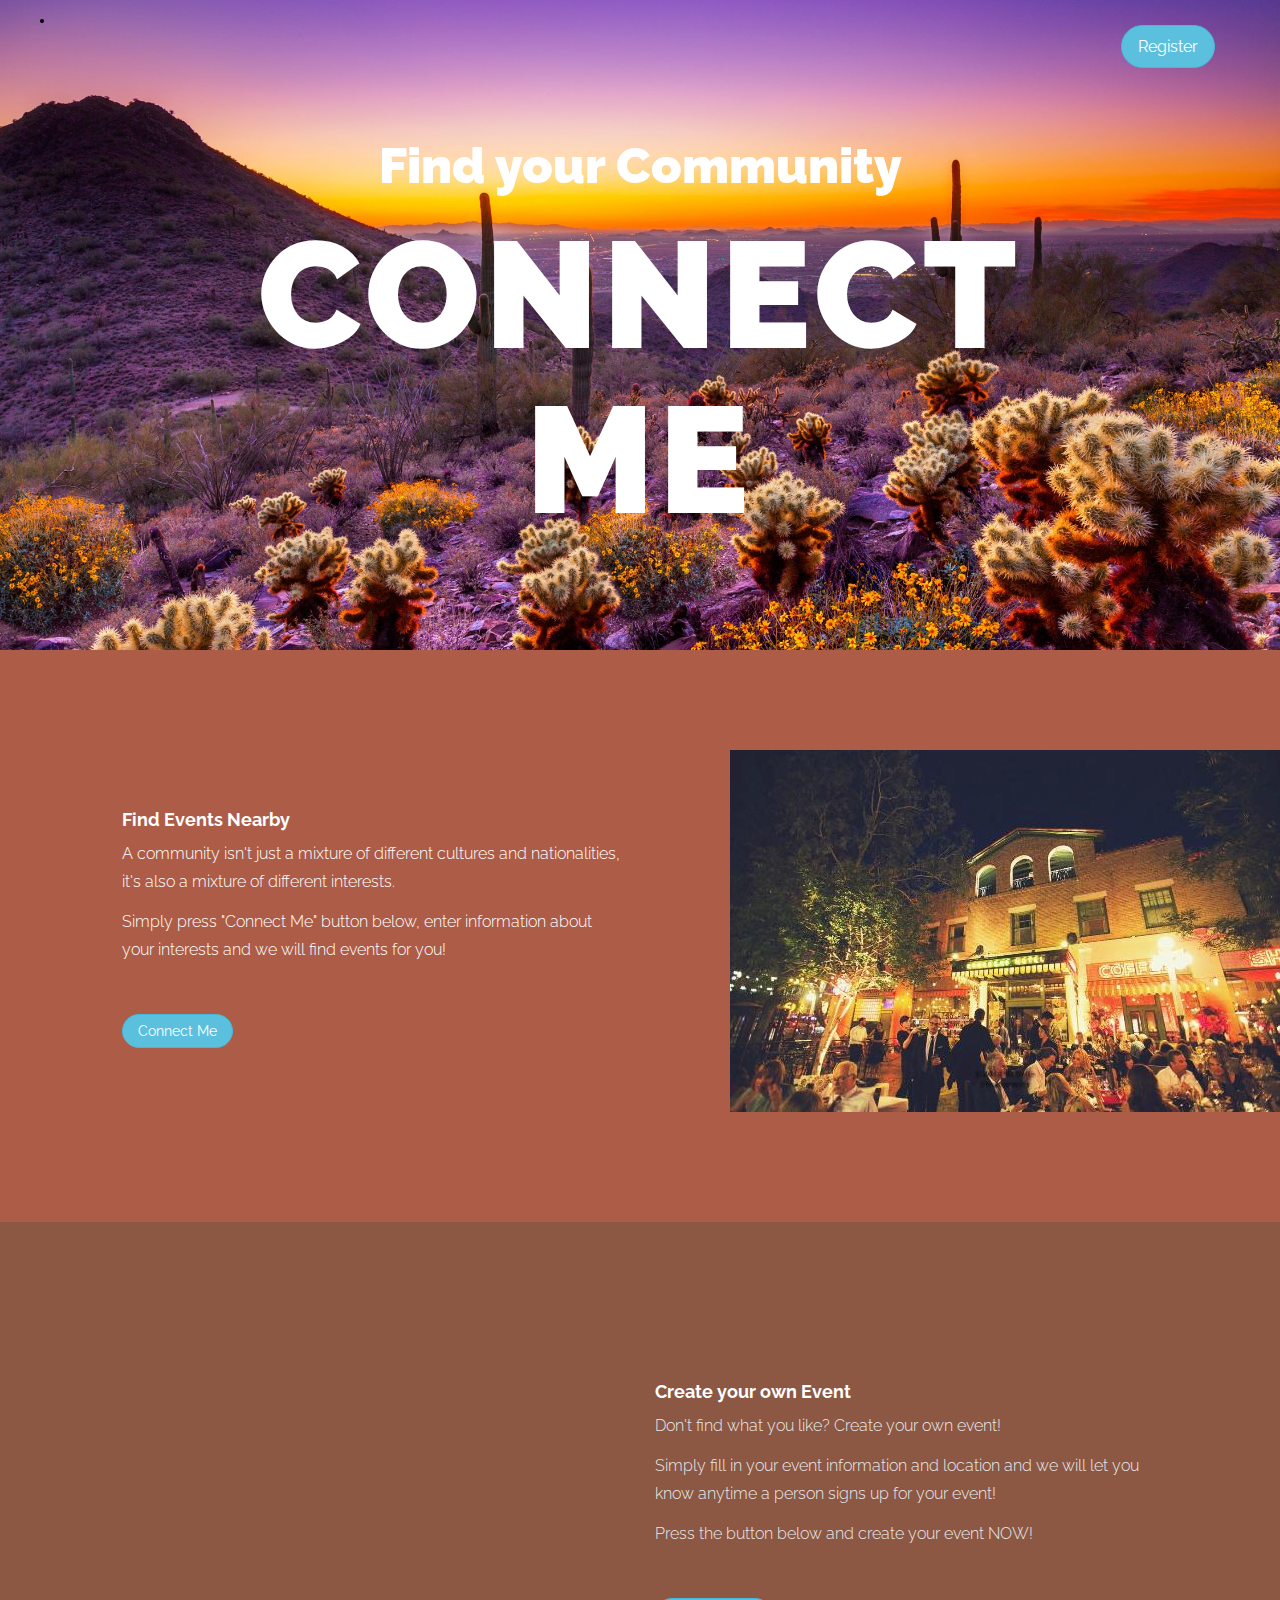
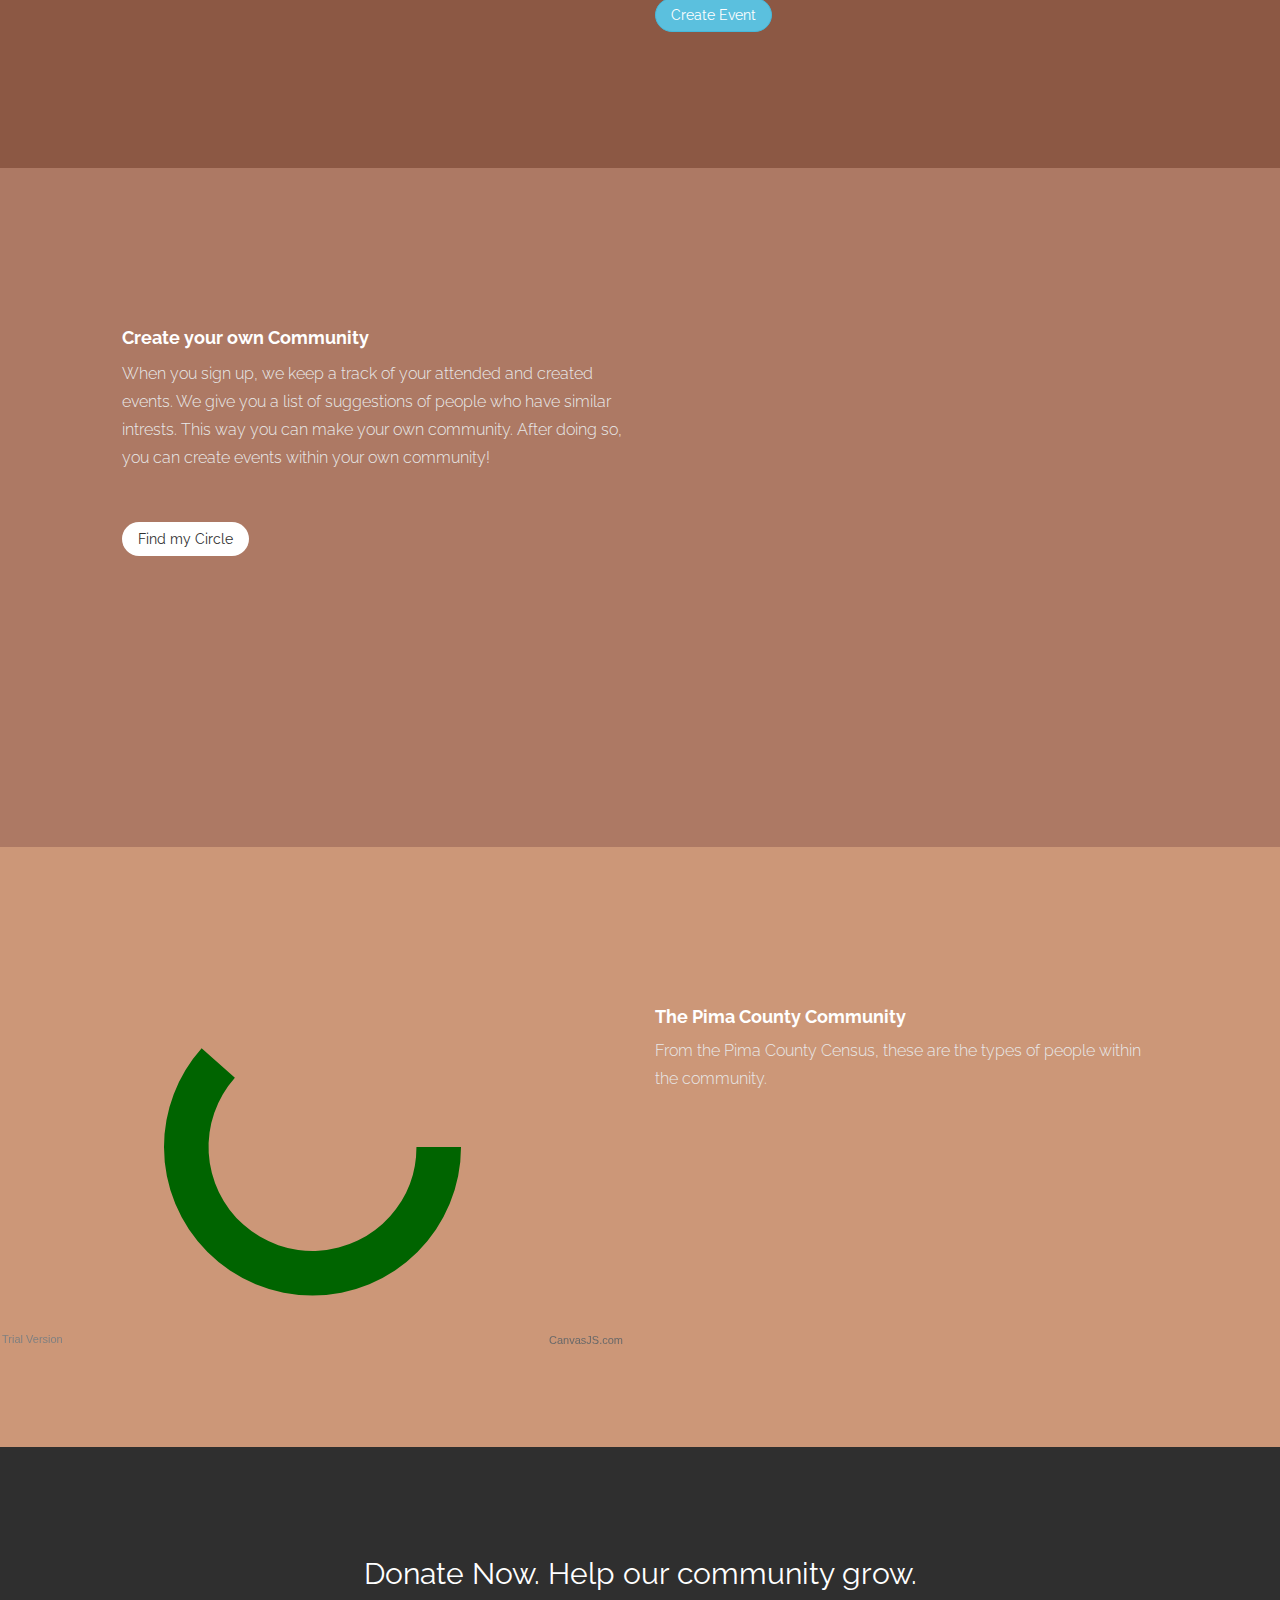
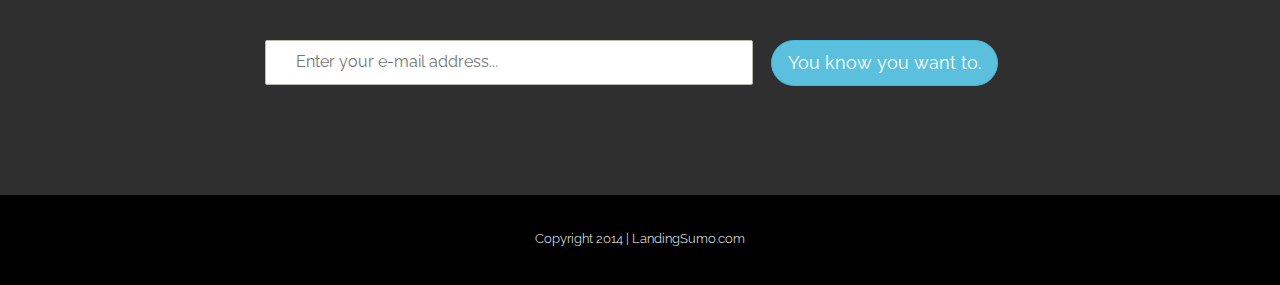
<file: Theme/index.html>
<!DOCTYPE html>
<html lang="en">
  <head>
    <meta charset="utf-8">
    <meta http-equiv="X-UA-Compatible" content="IE=edge">
    <meta name="viewport" content="width=device-width, initial-scale=1">
    <meta name="description" content="">
    <meta name="author" content="">
    <link rel="icon" href="assets/img/favicon.ico">

    <title>Theme 13 - Landing Sumo</title>

    <!-- Bootstrap core CSS -->
    <link href="assets/css/bootstrap.css" rel="stylesheet">

    <!-- Custom styles for this template -->
    <link href="assets/css/custom-animations.css" rel="stylesheet">
    <link href="assets/css/style.css" rel="stylesheet">


    <!-- IE10 viewport hack for Surface/desktop Windows 8 bug -->
    <script src="assets/js/ie10-viewport-bug-workaround.js"></script>

    <!-- HTML5 shim and Respond.js IE8 support of HTML5 elements and media queries -->
    <!--[if lt IE 9]>
      <script src="https://oss.maxcdn.com/html5shiv/3.7.2/html5shiv.min.js"></script>
      <script src="https://oss.maxcdn.com/respond/1.4.2/respond.min.js"></script>
    <![endif]-->
  </head>

  <body>

	<! -- ********** HEADER ********** -->
	<div id="h">
		<div class="container">
			<div class="row">
			    <li><button class="btn btn-lg btn-info btn-register">Register</button></li>
			    <div class="col-md-10 col-md-offset-1 mt">
			    	<h3>Find your Community</h3>
			    	<h1 class="mb">CONNECT ME</h1>
			    </div>
			    <div class="col-md-12 mt hidden-xs">
			    	<!img src="assets/img/sunset.png" class="img-responsive aligncenter" alt="" data-effect="slide-bottom">
			    </div>
			</div>
		</div><! --/container -->
	</div><! --/h -->
	
	<! -- ********** FIRST ********** -->
	<div id="w">
		<div class="row nopadding">
			<div class="col-md-5 col-md-offset-1 mt">
				<h4>Find Events Nearby</h4>
				<p>A community isn't just a mixture of different cultures and nationalities, it's also a mixture of different interests.</p>
				<p>Simply press "Connect Me" button below, enter information about your interests and we will find events for you!</p>
				
				<p class="mt"><button class="btn btn-info btn-theme" onClick= "parent.location='connectme.html'">Connect Me</button> </p>
			</div>
			
			<div class="col-md-6 pull-right">
				<img src="assets/img/congress.png" class="img-responsive alignright" alt="" data-effect="slide-right">
			</div>
		</div><! --/row -->
	</div><! --/container -->
	

	<! -- ********** BLUE SECTION - PICTON ********** -->
	<div id="picton">
		<div class="row nopadding">
			<div class="col-md-6 pull-left">
				<img src="assets/img/culture.png" class="img-responsive alignleft" alt="" data-effect="slide-left">
			</div>
			<div class="col-md-5 mt">
				<h4>Create your own Event</h4>
				<p>Don't find what you like? Create your own event!</p>
				<p>Simply fill in your event information and location and we will let you know anytime a person signs up for your event!</p>
				<p>Press the button below and create your event NOW!</p>
				<p class="mt"><button class="btn btn-info btn-theme" onClick= "parent.location='createEV.html'">Create Event</button></p>
			</div>
	
		</div><! --row -->
	</div><! --/Picton -->
	
	
	<! -- ********** BLUE SECTION - CURIOUS ********** -->
	<div id="curious">
		<div class="row nopadding">
			<div class="col-md-5 col-md-offset-1 mt">
				<h4>Create your own Community</h4>
				<p></p>
				<p>When you sign up, we keep a track of your attended and created events. We give you a list of suggestions of people who have similar intrests. This way you can make your own community. After doing so, you can create events within your own community!</p>
				
				<p class="mt"><button class="btn btn-white btn-theme">Find my Circle</button></p>
			</div>
			
			<div class="col-md-6 pull-right">
				<img src="assets/img/community.png" class="img-responsive alignright" alt="" data-effect="slide-right">
			</div>
		</div><! --/row -->
	</div><! --/curious -->

	<! -- ********** BLUE SECTION - MALIBU ********** -->
	<div id="malibu">
		<div class="row nopadding">
			<div class="col-md-6 pull-left">
				<!DOCTYPE HTML>
<html>

<head>
	<script type="text/javascript">
		window.onload = function () {
			var chart = new CanvasJS.Chart("chartContainer", {
				backgroundColor: "transparent",
				animationEnabled: true,
				theme: "theme2",
				data: [
				{
					type: "doughnut",
					indexLabelFontFamily: "sans-serif",
					indexLabelFontSize: 20,
					startAngle: 0,
					indexLabelFontColor: "dimgrey",
					indexLabelLineColor: "darkgrey",
					toolTipContent: "{y} %",
					dataPoints: [
					{ y: 81, indexLabel: "White {y}%", color: "darkgreen" },
					{ y: 4, indexLabel: "Black {y}%", color: "greenyellow" },
					{ y: 3, indexLabel: "Native American {y}%", color: "lawngreen" },
					{ y: 3, indexLabel: "Asian {y}%", color: "limegreen"},
					{ y: 1, indexLabel: "2 or More {y}%", color: "yellowgreen" },
					{ y: 8, indexLabel: "Others {y}%", color: "darkolivegreen" }

					]
				}
				]
			});

			chart.render();
		}
	</script>
	<script src="../../canvasjs.min.js"></script>
	<title>CanvasJS Example</title>
</head>
<body>
	<div id="chartContainer" style="height: 400px; width: 100%;">
	</div>
</body>
</html>
			</div>
			<div class="col-md-5 mt"> 
			<h4> The Pima County Community </h4>
			<p> From the Pima County Census, these are the types of people within the community. </p>
	        </div>
	</div><! --row -->
	</div><! --/Malibu -->


	<! -- ********** BLUE SECTION - JELLY ********** -->
	<!--<div id="jelly">
		<div class="row nopadding">
			<div class="col-md-5 col-md-offset-1 mt">
				<h4>Don't Wait, Try Us Now</h4>
				<p>Lorem Ipsum is simply dummy text of the printing and typesetting industry.</p>
				<p>Lorem Ipsum has been the industry's standard dummy text ever since the 1500s, when an unknown printer took a galley of type and scrambled it to make a type specimen book.</p>
				<p>It has survived not only five centuries, but also the leap into electronic typesetting, remaining essentially unchanged.</p>
				<p class="mt"><button class="btn btn-white btn-theme">Sign Up Now | 14 Days Free</button></p>
			</div>
			
			<div class="col-md-6 mt centered">
				<h1 data-effect="slide-bottom">24</h1>
				<h3>$ per month</h3>
			</div>
		</div><! --/row
	</div><! --/Jelly -->

	<! -- ********** FOOTER ********** -->
	<div id="f">
		<div class="container">
			<div class="row">
				<div class="col-md-8 col-md-offset-2 centered">
					<h4 class="mb">Donate Now. Help our community grow.</h4>
					<form role="form" action="register.php" method="post" enctype="plain"> 
	    				<input type="email" name="email" class="subscribe-input" placeholder="Enter your e-mail address..." required>
						<button class='btn btn-lg btn-info btn-sub subscribe-submit' type="submit">You know you want to.</button>
					</form>
				
				</div>

			</div><! --/row -->
		</div><! --/container -->
	</div><! --/F -->

	<! -- ********** CREDITS ********** -->
	<div id="c">
		<div class="container">
			<div class="row">
				<div class="col-md-6 col-md-offset-3 centered">
					<p>Copyright 2014 | LandingSumo.com</p>
				</div>
			</div>
		</div><! --/container -->
	</div><! --/C -->

    <!-- Bootstrap core JavaScript
    ================================================== -->
    <!-- Placed at the end of the document so the pages load faster -->
    <script src="assets/js/jquery.min.js"></script>
    <script src="assets/js/bootstrap.min.js"></script>
    <script src="assets/js/retina-1.1.0.js"></script>
    <script src="assets/js/jquery.unveilEffects.js"></script>
  </body>
</html>
</file>
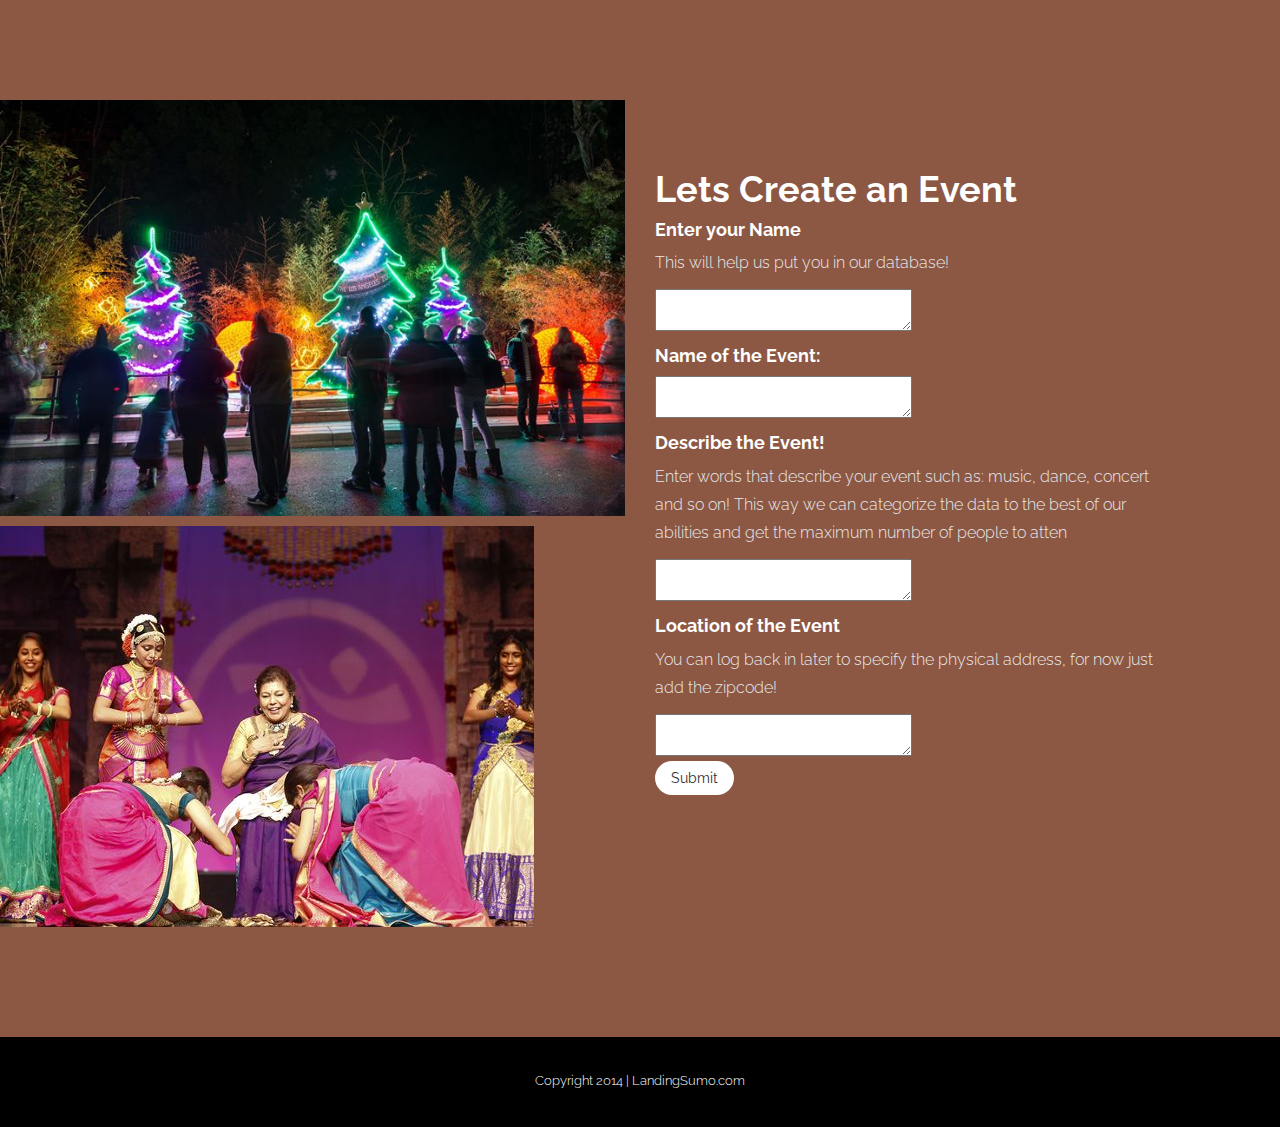
<file: Theme/createEV.html>
<!DOCTYPE html>
<html lang="en">
  <head>
    <meta charset="utf-8">
    <meta http-equiv="X-UA-Compatible" content="IE=edge">
    <meta name="viewport" content="width=device-width, initial-scale=1">
    <meta name="description" content="">
    <meta name="author" content="">
    <link rel="icon" href="assets/img/favicon.ico">

    <title>Theme 13 - Landing Sumo</title>

    <!-- Bootstrap core CSS -->
    <link href="assets/css/bootstrap.css" rel="stylesheet">

    <!-- Custom styles for this template -->
    <link href="assets/css/custom-animations.css" rel="stylesheet">
    <link href="assets/css/style.css" rel="stylesheet">


    <!-- IE10 viewport hack for Surface/desktop Windows 8 bug -->
    <script src="assets/js/ie10-viewport-bug-workaround.js"></script>

    <!-- HTML5 shim and Respond.js IE8 support of HTML5 elements and media queries -->
    <!--[if lt IE 9]>
      <script src="https://oss.maxcdn.com/html5shiv/3.7.2/html5shiv.min.js"></script>
      <script src="https://oss.maxcdn.com/respond/1.4.2/respond.min.js"></script>
    <![endif]-->
  </head>

  <body>

<div id="picton">
    <div class="row nopadding">
      <div class="col-md-6 pull-left">
        <img src="assets/img/zoolights.png" class="img-responsive alignleft" alt="" data-effect="slide-left">
        <img src="assets/img/indian.png" class="img-responsive alignleft" alt="" data-effect="slide-left">
      </div>
      <div class="col-md-5 mt">
          <table>
        <h1>Lets Create an Event</h1>
    <h4>Enter your Name <h4>
    <p> This will help us put you in our database!</p>
    <tr>
        <td colspan="3">
            <textarea id="inputTextToSave" cols="30" rows="2"></textarea>
        </td>
    </tr>
  </table> 
  <table> 
    <h4>Name of the Event:<h4>
    <tr>
        <td>
            <textarea id="TextToSave" cols="30" rows="2"></textarea>
        </td>
    </tr>
  </table>
  <table> 
    <h4>Describe the Event!<h4>
     <p> Enter words that describe your event such as: music, dance, concert and so on! This way we can categorize the data to the best of our abilities and get the maximum number of people to atten </p>
    <tr>
        <td>
            <textarea id="Tags" cols="30" rows="2"></textarea>
        </td>
    </tr>
    <tr>
    </table> 
    <table> 
        <h4>Location of the Event<h4>
        <p> You can log back in later to specify the physical address, for now just add the zipcode!</p>
        
       <td>
            <textarea id="zipcode" cols="30" rows="2"></textarea>
        </td>
        </table>
        <tr> <td class="mt"><button onClick= "saveTextAsFile()" class="btn btn-white btn-theme">Submit</button></td> </tr>
    </tr>
    
      </div>
  
    </div><! --row -->
  </div><! --/Picton -->
<script type="text/javascript">
 
function saveTextAsFile()
{
    var textToSave = document.getElementById("inputTextToSave").value  + "\n" + document.getElementById("TextToSave").value + "\n" +  document.getElementById("Tags").value + "\n" + document.getElementById("zipcode").value ;
    var textToSaveAsBlob = new Blob([textToSave], {type:"text/plain"});
    var textToSaveAsURL = window.URL.createObjectURL(textToSaveAsBlob);
    var fileNameToSaveAs = "newEvent"
    
    var downloadLink = document.createElement("a");
    downloadLink.download = fileNameToSaveAs;
    downloadLink.innerHTML = "Download File";
    downloadLink.href = textToSaveAsURL;
    downloadLink.onclick = destroyClickedElement;
    downloadLink.style.display = "none";
    document.body.appendChild(downloadLink);
 
    downloadLink.click();
}
 
function destroyClickedElement(event)
{
    document.body.removeChild(event.target);
}
 
 
</script>
    <div id="c">
    <div class="container">
      <div class="row">
        <div class="col-md-6 col-md-offset-3 centered">
          <p>Copyright 2014 | LandingSumo.com</p>
        </div>
      </div>
    </div><! --/container -->
  </div><! --/C -->

    <!-- Bootstrap core JavaScript
    ================================================== -->
    <!-- Placed at the end of the document so the pages load faster -->
    <script src="assets/js/jquery.min.js"></script>
    <script src="assets/js/bootstrap.min.js"></script>
    <script src="assets/js/retina-1.1.0.js"></script>
    <script src="assets/js/jquery.unveilEffects.js"></script>
  </body>
</html>
</file>
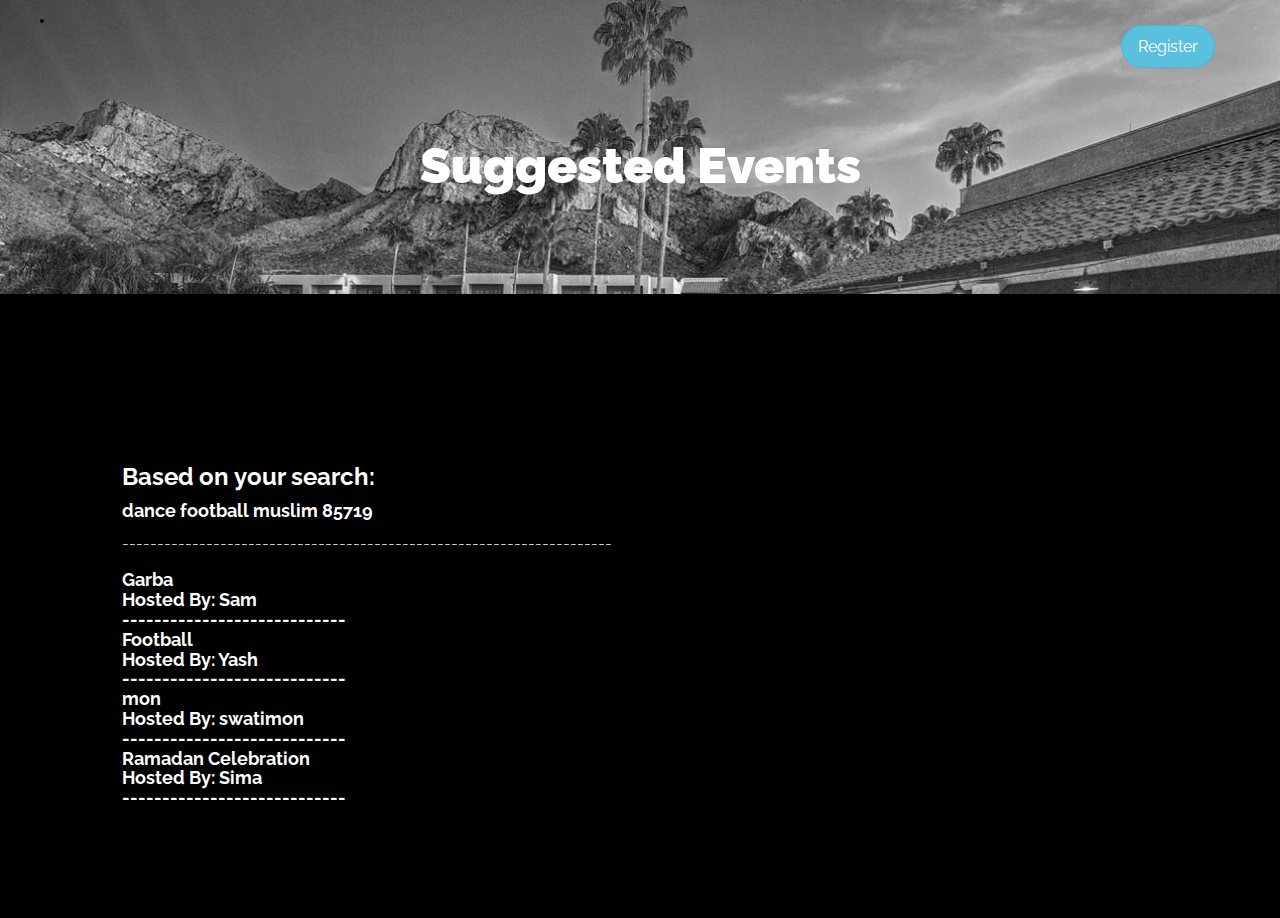
<file: Theme/evList.html>
<!DOCTYPE html>
<html lang="en">
  <head>
    <meta charset="utf-8">
    <meta http-equiv="X-UA-Compatible" content="IE=edge">
    <meta name="viewport" content="width=device-width, initial-scale=1">
    <meta name="description" content="">
    <meta name="author" content="">
    <link rel="icon" href="assets/img/favicon.ico">

    <title>Theme 13 - Landing Sumo</title>

    <!-- Bootstrap core CSS -->
    <link href="assets/css/bootstrap.css" rel="stylesheet">

    <!-- Custom styles for this template -->
    <link href="assets/css/custom-animations.css" rel="stylesheet">
    <link href="assets/css/style2.css" rel="stylesheet">


    <!-- IE10 viewport hack for Surface/desktop Windows 8 bug -->
    <script src="assets/js/ie10-viewport-bug-workaround.js"></script>

    <!-- HTML5 shim and Respond.js IE8 support of HTML5 elements and media queries -->
    <!--[if lt IE 9]>
      <script src="https://oss.maxcdn.com/html5shiv/3.7.2/html5shiv.min.js"></script>
      <script src="https://oss.maxcdn.com/respond/1.4.2/respond.min.js"></script>
    <![endif]-->
  </head>

  <body>

	<! -- ********** HEADER ********** -->
	<div id="h">
		<div class="container">
			<div class="row">
			    <li><button class="btn btn-lg btn-info btn-register">Register</button></li>
			    <div class="col-md-10 col-md-offset-1 mt">
			    	
			    	<h3 class="mb">Suggested Events</h3>
			    </div>
			    <div class="col-md-12 mt hidden-xs">
			    	<!img src="assets/img/greek.jpg" class="img-responsive aligncenter" alt="" data-effect="slide-bottom">
			    </div>
			</div>
		</div><! --/container -->
	</div><! --/h -->
	
	<! -- ********** FIRST ********** -->
	<div id="w">
		<div class="row nopadding">
			<div class="col-md-5 col-md-offset-1 mt">
				<h3> Based on your search: </h3> 
				<h4> dance  football  muslim 
85719 
</h4> 
				<p> ----------------------------------------------------------------------</p> 
				<h4>Garba<br />Hosted By: Sam<br />----------------------------<br />Football<br />Hosted By: Yash<br />----------------------------<br />mon<br />Hosted By: swatimon<br />----------------------------<br />Ramadan Celebration<br />Hosted By: Sima<br />----------------------------<br /></h4>
				

				
			</div>
			
			<div class="col-md-6 pull-right">
				<!img src="assets/img/congress.png" class="img-responsive alignright" alt="" data-effect="slide-right">
			</div>
		</div><! --/row -->
	</div><! --/container -->
</file>
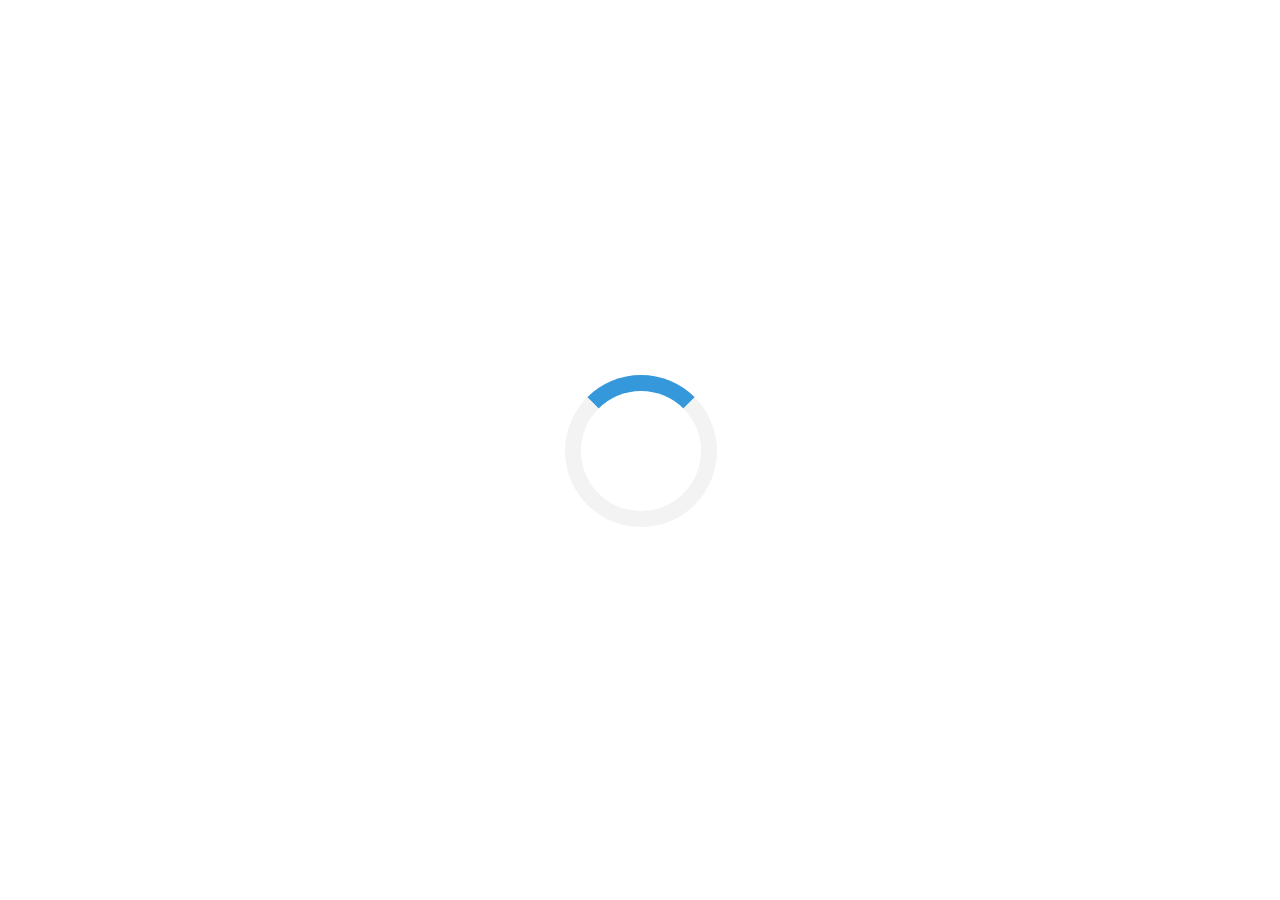
<file: Theme/load.html>
<!DOCTYPE html>
<html>
<head>
<style>
/* Center the loader */
#loader {
  position: absolute;
  left: 50%;
  top: 50%;
  z-index: 1;
  width: 150px;
  height: 150px;
  margin: -75px 0 0 -75px;
  border: 16px solid #f3f3f3;
  border-radius: 50%;
  border-top: 16px solid #3498db;
  width: 120px;
  height: 120px;
  -webkit-animation: spin 2s linear infinite;
  animation: spin 2s linear infinite;
}

@-webkit-keyframes spin {
  0% { -webkit-transform: rotate(0deg); }
  100% { -webkit-transform: rotate(360deg); }
}

@keyframes spin {
  0% { transform: rotate(0deg); }
  100% { transform: rotate(360deg); }
}

/* Add animation to "page content" */
.animate-bottom {
  position: relative;
  -webkit-animation-name: animatebottom;
  -webkit-animation-duration: 1s;
  animation-name: animatebottom;
  animation-duration: 1s
}

@-webkit-keyframes animatebottom {
  from { bottom:-100px; opacity:0 } 
  to { bottom:0px; opacity:1 }
}

@keyframes animatebottom { 
  from{ bottom:-100px; opacity:0 } 
  to{ bottom:0; opacity:1 }
}

#myDiv {
  display: none;
  text-align: center;
}
</style>
</head>
<body onload="myFunction()" style="margin:0;">

<div id="loader"></div>

<div style="display:none;" id="myDiv" class="animate-bottom">
  <h2>Tada!</h2>
  <p>Some text in my newly loaded page..</p>
</div>

<script>
var myVar;

function myFunction() {
    myVar = setTimeout(showPage, 6000);
}

function showPage() {
  parent.location='evList.html'
  
}
</script>

</body>
</html>
</file>
<file: Theme/assets/css/style.css>
/*
 * Author: Carlos Alvarez
 * URL: http://alvarez.is
 *
 * Project Name: Landing Sumo - Theme 13
 * URL: http://LandingSumo.com
 * Version: 1.0
 */

/*	################################################################
	1. GENERAL STRUCTURES
################################################################# */

/* Import fonts #5a5a5a */
@import url(http://fonts.googleapis.com/css?family=Raleway:900,700,400);

* { 
	margin: 0;
	padding: 0px;
    font-family: 'Raleway', sans-serif;
} 
body { 
	background: #fff; 
	margin: 0; 
	color: black ;
}

h1, h2, h3, h4, h5, h6 {
    font-family: 'Raleway', sans-serif;
	font-weight: 700;
	color: white;
}


p { 
	padding: 0; 
	margin-bottom: 12px; 
    font-family: 'Raleway', sans-serif;
	font-weight: 300;
	font-size: 18px; 
	line-height: 28px;
	color: #666; 
	margin-top: 10px; 
}

html,
body {
	height: 100%;
}

.alignleft { float: left; }
.alignright { float: right; }
.aligncenter {
	margin-left: auto;
	margin-right: auto;
	display: block;
	clear: both;
}
.centered {text-align: center}
.mt {margin-top: 50px;}
.mb {margin-bottom: 50px;}
.mtb {margin-top: 50px; margin-bottom: 50px;}
.mtb2 { margin-top: 100px; margin-bottom: 100px;}
.ptb {padding-top: 80px; padding-bottom: 80px;}

.clear {
	clear: both;
	display: block;
	font-size: 0;
	height: 0;
	line-height: 0;
	width:100%;
}
::-moz-selection  {
	color: #fff;
	text-shadow:none;
	background:#2B2E31;
}
::selection {
	color: #fff;
	text-shadow:none;
	background:#2B2E31;
}
*,
*:after,
*:before {
	-webkit-box-sizing: border-box;
	-moz-box-sizing: border-box;
	box-sizing: border-box;
	padding: 0;
	margin: 0;
}
a { 
	padding: 0;
	margin: 0;
	text-decoration: none; 
	-webkit-transition: background-color .4s linear, color .4s linear;
	-moz-transition: background-color .4s linear, color .4s linear;
	-o-transition: background-color .4s linear, color .4s linear;
	-ms-transition: background-color .4s linear, color .4s linear;
	transition: background-color .4s linear, color .4s linear;
	color: #1abc9c;
}
a:hover,
a:focus {
  text-decoration: none;
  color:#696E74;
}

.nopadding {
	padding: 0px !important;
	margin: 0px;
}

/* Bootstrap Modification */

.navbar-inverse {
	background: transparent;
	border: transparent;
}

img {
	padding-bottom: 10px;
}

/* FORM CONFIGURATION */

input {
	font-size: 16px;
	min-height: 40px;
	border-radius: 2px;
	line-height: 20px;
	padding: 11px 30px 12px;
	border: 1px solid #b9b9af;
	margin-bottom: 10px;
	background-color: #fff;
	-webkit-transition: background-color 0.2s;
	transition: background-color 0.2s;
}

.subscribe-input {
	float: left;
	width: 65%;
	text-align: left;
	margin-right: 2px;
}

.subscribe-submit {
	right: 0;
}


.btn-register {
	margin-top: 15px;
	border-radius: 50px;
	margin-right: 10px;
	top: 0px;
	float: right;
	font-size: 16px;
}

.btn-sub {
	border-radius: 50px;
}

/* Overall Buttons*/
.btn-theme {
	border-radius: 50px;
	font-size: 14px;
	padding-left: 15px;
	padding-right: 15px;
}

.btn-white {
	background: white;
	color: #2f2f2f;
}

.btn-white:hover {
	background: #2f2f2f;
	color: white;
}

/* HEADER SECTION */
#h {
	background: url(../img/sunset.png) no-repeat center top;
	padding-top: 10px;
	text-align:center;
	background-attachment: relative;
	background-position: center center;
	min-height: 650px;
	width: 100%;
	
    -webkit-background-size: 100%;
    -moz-background-size: 100%;
    -o-background-size: 100%;
    background-size: 100%;

    -webkit-background-size: cover;
    -moz-background-size: cover;
    -o-background-size: cover;
    background-size: cover;
}

#h h1 {
	color: white;
	font-weight: 900;
	font-size: 150px;
	letter-spacing: 5px;
}

#h h3 {
	color: white;
	font-size: 50px;
	font-weight: 1000;

}

#h img {
	padding-bottom: 0px;
}

/* White Section */
#w {
	background: #ad5d47;
	width: 100%;
	padding-top: 100px;
	padding-bottom: 100px;
}

#w .col-md-6 {
	padding-right: 0px;
}

#w p {

	color: white;
	font-size: 16px;
}


/* Blue Section - Picton #59ABE3 */
#picton {
	background: #8c5844;
	width: 100%;
	padding-top: 100px;
	padding-bottom: 100px;
	color: black;
}

#picton .col-md-6 {
	padding-left: 0px;
}

#picton p {
	color: #e9e9e9;
	font-size: 16px;
}

/* Blue Section - Curious #3498DB*/
#curious {
	background: #ad7964;
	width: 100%;
	padding-top: 100px;
	padding-bottom: 100px;
	color: white;
}

#curious .col-md-6 {
	padding-right: 0px;
}

#curious p {
	color: #e9e9e9;
	font-size: 16px;
}

/* Blue Section - Malibu */
#malibu {
	background: #cc9778;
	width: 100%;
	padding-top: 100px;
	padding-bottom: 100px;
	color: white;
}

#malibu .col-md-6 {
	padding-left: 0px;
}

#malibu p {
	color: #e9e9e9;
	font-size: 16px;
}

/* Blue Section - Jelly */
#jelly {
	background: #2574A9;
	width: 100%;
	padding-top: 100px;
	padding-bottom: 100px;
	color: white;
}

#jelly p {
	color: #e9e9e9;
	font-size: 16px;
}

#jelly h1 {
	font-size: 200px;
}

#jelly h3 {
	margin-top: 10px;
}

/* FOOTER */
#f {
	background: #2f2f2f;
	width: 100%;
	padding-top: 100px;
	padding-bottom: 100px;
	color: white;
}

#f p {
	color: white;
}

#f h4 {
	font-weight: 400;
	text-align: center;
	font-size: 30px;
}

/* CREDIT */
#c {
	background: black;
	padding: 20px;
}

#c p {
	color: white;
	font-size: 13px;
}
</file>
<file: Theme/assets/css/style2.css>
/*
 * Author: Carlos Alvarez
 * URL: http://alvarez.is
 *
 * Project Name: Landing Sumo - Theme 13
 * URL: http://LandingSumo.com
 * Version: 1.0
 */

/*	################################################################
	1. GENERAL STRUCTURES
################################################################# */

/* Import fonts #5a5a5a */
@import url(http://fonts.googleapis.com/css?family=Raleway:900,700,400);

* { 
	margin: 0;
	padding: 0px;
    font-family: 'Raleway', sans-serif;
} 
body { 
	background: #fff; 
	margin: 0; 
	color: black ;
}

h1, h2, h3, h4, h5, h6 {
    font-family: 'Raleway', sans-serif;
	font-weight: 700;
	color: white;
}


p { 
	padding: 0; 
	margin-bottom: 12px; 
    font-family: 'Raleway', sans-serif;
	font-weight: 300;
	font-size: 18px; 
	line-height: 28px;
	color: #666; 
	margin-top: 10px; 
}

html,
body {
	height: 100%;
}

.alignleft { float: left; }
.alignright { float: right; }
.aligncenter {
	margin-left: auto;
	margin-right: auto;
	display: block;
	clear: both;
}
.centered {text-align: center}
.mt {margin-top: 50px;}
.mb {margin-bottom: 50px;}
.mtb {margin-top: 50px; margin-bottom: 50px;}
.mtb2 { margin-top: 100px; margin-bottom: 100px;}
.ptb {padding-top: 80px; padding-bottom: 80px;}

.clear {
	clear: both;
	display: block;
	font-size: 0;
	height: 0;
	line-height: 0;
	width:100%;
}
::-moz-selection  {
	color: #fff;
	text-shadow:none;
	background:#2B2E31;
}
::selection {
	color: #fff;
	text-shadow:none;
	background:#2B2E31;
}
*,
*:after,
*:before {
	-webkit-box-sizing: border-box;
	-moz-box-sizing: border-box;
	box-sizing: border-box;
	padding: 0;
	margin: 0;
}
a { 
	padding: 0;
	margin: 0;
	text-decoration: none; 
	-webkit-transition: background-color .4s linear, color .4s linear;
	-moz-transition: background-color .4s linear, color .4s linear;
	-o-transition: background-color .4s linear, color .4s linear;
	-ms-transition: background-color .4s linear, color .4s linear;
	transition: background-color .4s linear, color .4s linear;
	color: #1abc9c;
}
a:hover,
a:focus {
  text-decoration: none;
  color:#696E74;
}

.nopadding {
	padding: 0px !important;
	margin: 0px;
}

/* Bootstrap Modification */

.navbar-inverse {
	background: transparent;
	border: transparent;
}

img {
	padding-bottom: 10px;
}

/* FORM CONFIGURATION */

input {
	font-size: 16px;
	min-height: 40px;
	border-radius: 2px;
	line-height: 20px;
	padding: 11px 30px 12px;
	border: 1px solid #b9b9af;
	margin-bottom: 10px;
	background-color: #fff;
	-webkit-transition: background-color 0.2s;
	transition: background-color 0.2s;
}

.subscribe-input {
	float: left;
	width: 65%;
	text-align: left;
	margin-right: 2px;
}

.subscribe-submit {
	right: 0;
}


.btn-register {
	margin-top: 15px;
	border-radius: 50px;
	margin-right: 10px;
	top: 0px;
	float: right;
	font-size: 16px;
}

.btn-sub {
	border-radius: 50px;
}

/* Overall Buttons*/
.btn-theme {
	border-radius: 50px;
	font-size: 14px;
	padding-left: 15px;
	padding-right: 15px;
}

.btn-white {
	background: white;
	color: #2f2f2f;
}

.btn-white:hover {
	background: #2f2f2f;
	color: white;
}

/* HEADER SECTION */
#h {
	background: url(../img/dine.jpg) no-repeat center top;
	padding-top: 10px;
	text-align:center;
	background-attachment: relative;
	background-position: center center;
	min-height: 100px;
	width: 100%;
	
    -webkit-background-size: 100%;
    -moz-background-size: 100%;
    -o-background-size: 100%;
    background-size: 100%;

    -webkit-background-size: cover;
    -moz-background-size: cover;
    -o-background-size: cover;
    background-size: cover;
}

#h h1 {
	color: white;
	font-weight: 900;
	font-size: 150px;
	letter-spacing: 5px;
}

#h h3 {
	color: white;
	font-size: 50px;
	font-weight: 1000;

}

#h img {
	padding-bottom: 0px;
}

/* White Section */
#w {
	background: black;
	width: 100%;
	padding-top: 100px;
	padding-bottom: 100px;
}

#w .col-md-6 {
	padding-right: 0px;
}

#w p {

	color: white;
	font-size: 16px;
}


/* Blue Section - Picton #59ABE3 */
#picton {
	background: black;
	width: 100%;
	padding-top: 100px;
	padding-bottom: 100px;
	color: black;
}

#picton .col-md-6 {
	padding-left: 0px;
}

#picton p {
	color: #e9e9e9;
	font-size: 16px;
}

/* Blue Section - Curious #3498DB*/
#curious {
	background: #ad7964;
	width: 100%;
	padding-top: 100px;
	padding-bottom: 100px;
	color: white;
}

#curious .col-md-6 {
	padding-right: 0px;
}

#curious p {
	color: #e9e9e9;
	font-size: 16px;
}

/* Blue Section - Malibu */
#malibu {
	background: #6BB9F0;
	width: 100%;
	padding-top: 100px;
	padding-bottom: 100px;
	color: white;
}

#malibu .col-md-6 {
	padding-left: 0px;
}

#malibu p {
	color: #e9e9e9;
	font-size: 16px;
}

/* Blue Section - Jelly */
#jelly {
	background: #2574A9;
	width: 100%;
	padding-top: 100px;
	padding-bottom: 100px;
	color: white;
}

#jelly p {
	color: #e9e9e9;
	font-size: 16px;
}

#jelly h1 {
	font-size: 200px;
}

#jelly h3 {
	margin-top: 10px;
}

/* FOOTER */
#f {
	background: #2f2f2f;
	width: 100%;
	padding-top: 100px;
	padding-bottom: 100px;
	color: white;
}

#f p {
	color: white;
}

#f h4 {
	font-weight: 400;
	text-align: center;
	font-size: 30px;
}

/* CREDIT */
#c {
	background: black;
	padding: 20px;
}

#c p {
	color: white;
	font-size: 13px;
}
</file>
<file: Theme/assets/css/custom-animations.css>
/*CUSTOM ANIMATIONS*/

/* Please Note: To use this CSS, you should include in your HTML the proper javascript: jquery.unveilEffects.js */


	[class*=".effect-"] {
	  -webkit-backface-visibility: hidden;
	  -moz-backface-visibility: hidden;
	  backface-visibility: hidden;
	  -webkit-perspective: 1000;
	  -moz-perspective: 1000;
	  perspective: 1000;
	}
	.effect-fade {
	  opacity: 0;
	}
	.effect-fade.in {
	  opacity: 1;
	}
	.effect-slide-left {
	  -webkit-transform: translate3d(-30%, 0, 0);
	  transform: translate3d(-30%, 0, 0);
	  opacity: 0;
	}
	.effect-slide-left.in {
	  -webkit-transform: translate3d(0, 0, 0);
	  transform: translate3d(0, 0, 0);
	  opacity: 1;
	}
	.effect-slide-right {
	  -webkit-transform: translate3d(30%, 0, 0);
	  transform: translate3d(30%, 0, 0);
	  opacity: 0;
	}
	.effect-slide-right.in {
	  -webkit-transform: translate3d(0, 0, 0);
	  transform: translate3d(0, 0, 0);
	  opacity: 1;
	}
	.effect-slide-top {
	  -webkit-transform: translate3d(0, -30%, 0);
	  transform: translate3d(0, -30%, 0);
	  opacity: 0;
	}
	.effect-slide-top.in {
	  -webkit-transform: translate3d(0, 0, 0);
	  transform: translate3d(0, 0, 0);
	  opacity: 1;
	}
	.effect-slide-bottom {
	  -webkit-transform: translate3d(0, 30%, 0);
	  transform: translate3d(0, 30%, 0);
	  opacity: 0;
	}
	.effect-slide-bottom.in {
	  -webkit-transform: translate3d(0, 0, 0);
	  transform: translate3d(0, 0, 0);
	  opacity: 1;
	}
	.effect-pop {
	  opacity: 0;
	}
	.effect-pop.in {
	  -webkit-animation: pop 0.6s ease-out 0.5s both;
	  -moz-animation: pop 0.6s ease-out 0.5s both;
	  -o-animation: pop 0.6s ease-out 0.5s both;
	  animation: pop 0.6s ease-out 0.5s both;
	  opacity: 1 \9;
	}
	@-webkit-keyframes pop {
	  0% {
		-webkit-transform: scale(1);
		-ms-transform: scale(1);
		transform: scale(1);
	  }
	  50% {
		-webkit-transform: scale(1.2);
		-ms-transform: scale(1.2);
		transform: scale(1.2);
		opacity: 1;
	  }
	  100% {
		opacity: 1;
		-webkit-transform: scale(1);
		-ms-transform: scale(1);
		transform: scale(1);
	  }
	}
	@-moz-keyframes pop {
	  0% {
		-webkit-transform: scale(1);
		-ms-transform: scale(1);
		transform: scale(1);
	  }
	  50% {
		-webkit-transform: scale(1.2);
		-ms-transform: scale(1.2);
		transform: scale(1.2);
		opacity: 1;
	  }
	  100% {
		opacity: 1;
		-webkit-transform: scale(1);
		-ms-transform: scale(1);
		transform: scale(1);
	  }
	}
	@-o-keyframes pop {
	  0% {
		-webkit-transform: scale(1);
		-ms-transform: scale(1);
		transform: scale(1);
	  }
	  50% {
		-webkit-transform: scale(1.2);
		-ms-transform: scale(1.2);
		transform: scale(1.2);
		opacity: 1;
	  }
	  100% {
		opacity: 1;
		-webkit-transform: scale(1);
		-ms-transform: scale(1);
		transform: scale(1);
	  }
	}
	@keyframes pop {
	  0% {
		-webkit-transform: scale(1);
		-ms-transform: scale(1);
		transform: scale(1);
	  }
	  50% {
		-webkit-transform: scale(1.2);
		-ms-transform: scale(1.2);
		transform: scale(1.2);
		opacity: 1;
	  }
	  100% {
		opacity: 1;
		-webkit-transform: scale(1);
		-ms-transform: scale(1);
		transform: scale(1);
	  }
	}
	.effect-fall {
	  opacity: 0;
	  -webkit-transform: scale(1.5);
	  -ms-transform: scale(1.5);
	  transform: scale(1.5);
	}
	.effect-fall.in {
	  -webkit-transform: scale(1);
	  -ms-transform: scale(1);
	  transform: scale(1);
	  opacity: 1;
	}
	.effect-perspective {
	  -webkit-perspective: 1300px;
	  -moz-perspective: 1300px;
	  perspective: 1300px;
	}
	.effect-helix {
	  -webkit-transform-style: preserve-3d;
	  -moz-transform-style: preserve-3d;
	  transform-style: preserve-3d;
	  opacity: 0;
	  -webkit-transform: rotateY(-180deg);
	  -ms-transform: rotateY(-180deg);
	  transform: rotateY(-180deg);
	}
	.effect-helix.in {
	  opacity: 1;
	  -webkit-transform: rotateY(0);
	  -ms-transform: rotateY(0);
	  transform: rotateY(0);
	}
</file>
